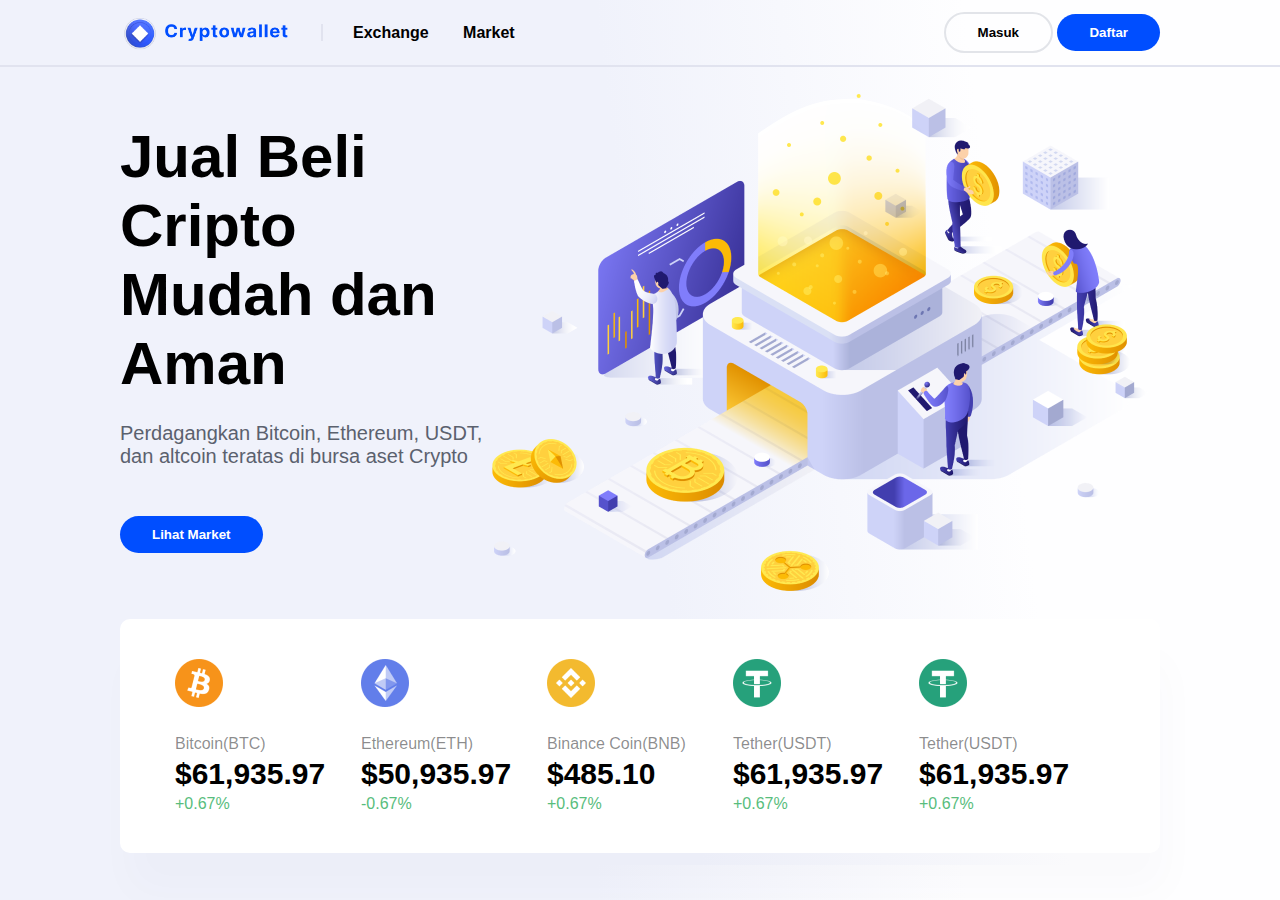
<file: index.html>
<!DOCTYPE html>
<html lang="en">
  <head>
    <meta charset="UTF-8" />
    <meta http-equiv="X-UA-Compatible" content="IE=edge" />
    <meta name="viewport" content="width=W, initial-scale=1.0" />
    <link rel="stylesheet" href="style.css" />
    <link rel="icon" href="assets/icon.svg" />
    <title>Wallet Crypto</title>
  </head>
  <body>
    <!-- Header -->
    <div class="header">
      <div class="header-menu">
        <img src="assets/logo.png" alt="logo" class="logo" />
        <img src="assets/logo-text.png" alt="logo-text" class="logo-text" />
        <ul>
          <li class="nav-list"><a href="#">Exchange</a></li>
          <li class="nav-list"><a href="#">Market</a></li>
        </ul>
      </div>
      <div class="header-action">
        <button class="btn btn-secondary">Masuk</button>
        <button class="btn btn-primary" id="btnRegister">Daftar</button>
      </div>
    </div>
    <!-- End Header -->

    <!-- Hero -->
    <div class="hero">
      <div class="hero-text">
        <h1>Jual Beli Cripto Mudah dan Aman</h1>
        <p>Perdagangkan Bitcoin, Ethereum, USDT, dan altcoin teratas di bursa aset Crypto</p>
        <button class="btn btn-primary">Lihat Market</button>
      </div>
      <div>
        <img src="assets/hero.png" alt="hero" />
      </div>
    </div>
    <!-- End Hero -->

    <!-- Info -->
    <div class="info">
      <div class="info-card">
        <div class="info-list">
          <img src="assets/icon1.png" alt="icon1" />
          <div class="text-header">Bitcoin(BTC)</div>
          <h4>$61,935.97</h4>
          <div class="text-desc">+0.67%</div>
        </div>
        <div class="info-list">
          <img src="assets/icon2.png" alt="icon2" />
          <div class="text-header">Ethereum(ETH)</div>
          <h4>$50,935.97</h4>
          <div class="text-desc">-0.67%</div>
        </div>
        <div class="info-list">
          <img src="assets/icon3.png" alt="icon3" />
          <div class="text-header">Binance Coin(BNB)</div>
          <h4>$485.10</h4>
          <div class="text-desc">+0.67%</div>
        </div>
        <div class="info-list">
          <img src="assets/icon4.png" alt="icon4" />
          <div class="text-header">Tether(USDT)</div>
          <h4>$61,935.97</h4>
          <div class="text-desc">+0.67%</div>
        </div>
        <div class="info-list">
          <img src="assets/icon4.png" alt="icon4" />
          <div class="text-header">Tether(USDT)</div>
          <h4>$61,935.97</h4>
          <div class="text-desc">+0.67%</div>
        </div>
      </div>
    </div>
    <!-- End Info -->

    <!-- Modal -->
    <div class="modal" id="modalRegister">
      <div class="modal-content">
        <div class="modal-close">
          <span class="icon-close">&times;</span>
        </div>
        <h4>Daftar ke Cryptowallet</h4>
        <div class="modal-desc">Sudah punya akun? <a href="#">Masuk Disini</a></div>
        <form action="">
          <div class="form-input">
            <label>Email</label>
            <input type="email" placeholder="Masukkan email" />
          </div>
          <div class="form-input">
            <label>Kata Sandi</label>
            <input type="password" placeholder="Masukkan password" />
          </div>
          <div class="form-input">
            <label>Konfirmasi Kata Sandi</label>
            <input type="email" placeholder="Masukkan password" />
          </div>
          <button class="btn btn-primary btn-block">Daftar</button>
        </form>
        <div class="modal-footer">Dengan klik mendaftar, saya menyetujui <a href="#">Syarat dan Ketentuan</a> serta <a href="#">Kebijakan Privasi</a> Cryptowallet</div>
      </div>
    </div>
    <!-- End  Modal -->
    <script>
      var btnRegister = document.getElementById("btnRegister");
      var modalRegister = document.getElementById("modalRegister");

      var btnCloseModal = document.getElementsByClassName("icon-close")[0];

      btnRegister.onclick = function () {
        modalRegister.style.display = "flex";
      };

      btnCloseModal.onclick = function () {
        modalRegister.style.display = "none";
      };

      window.onclick = function () {
        if (event.target == modalRegister) {
          modalRegister.style.display = "none";
        }
      };
    </script>
  </body>
</html>
</file>
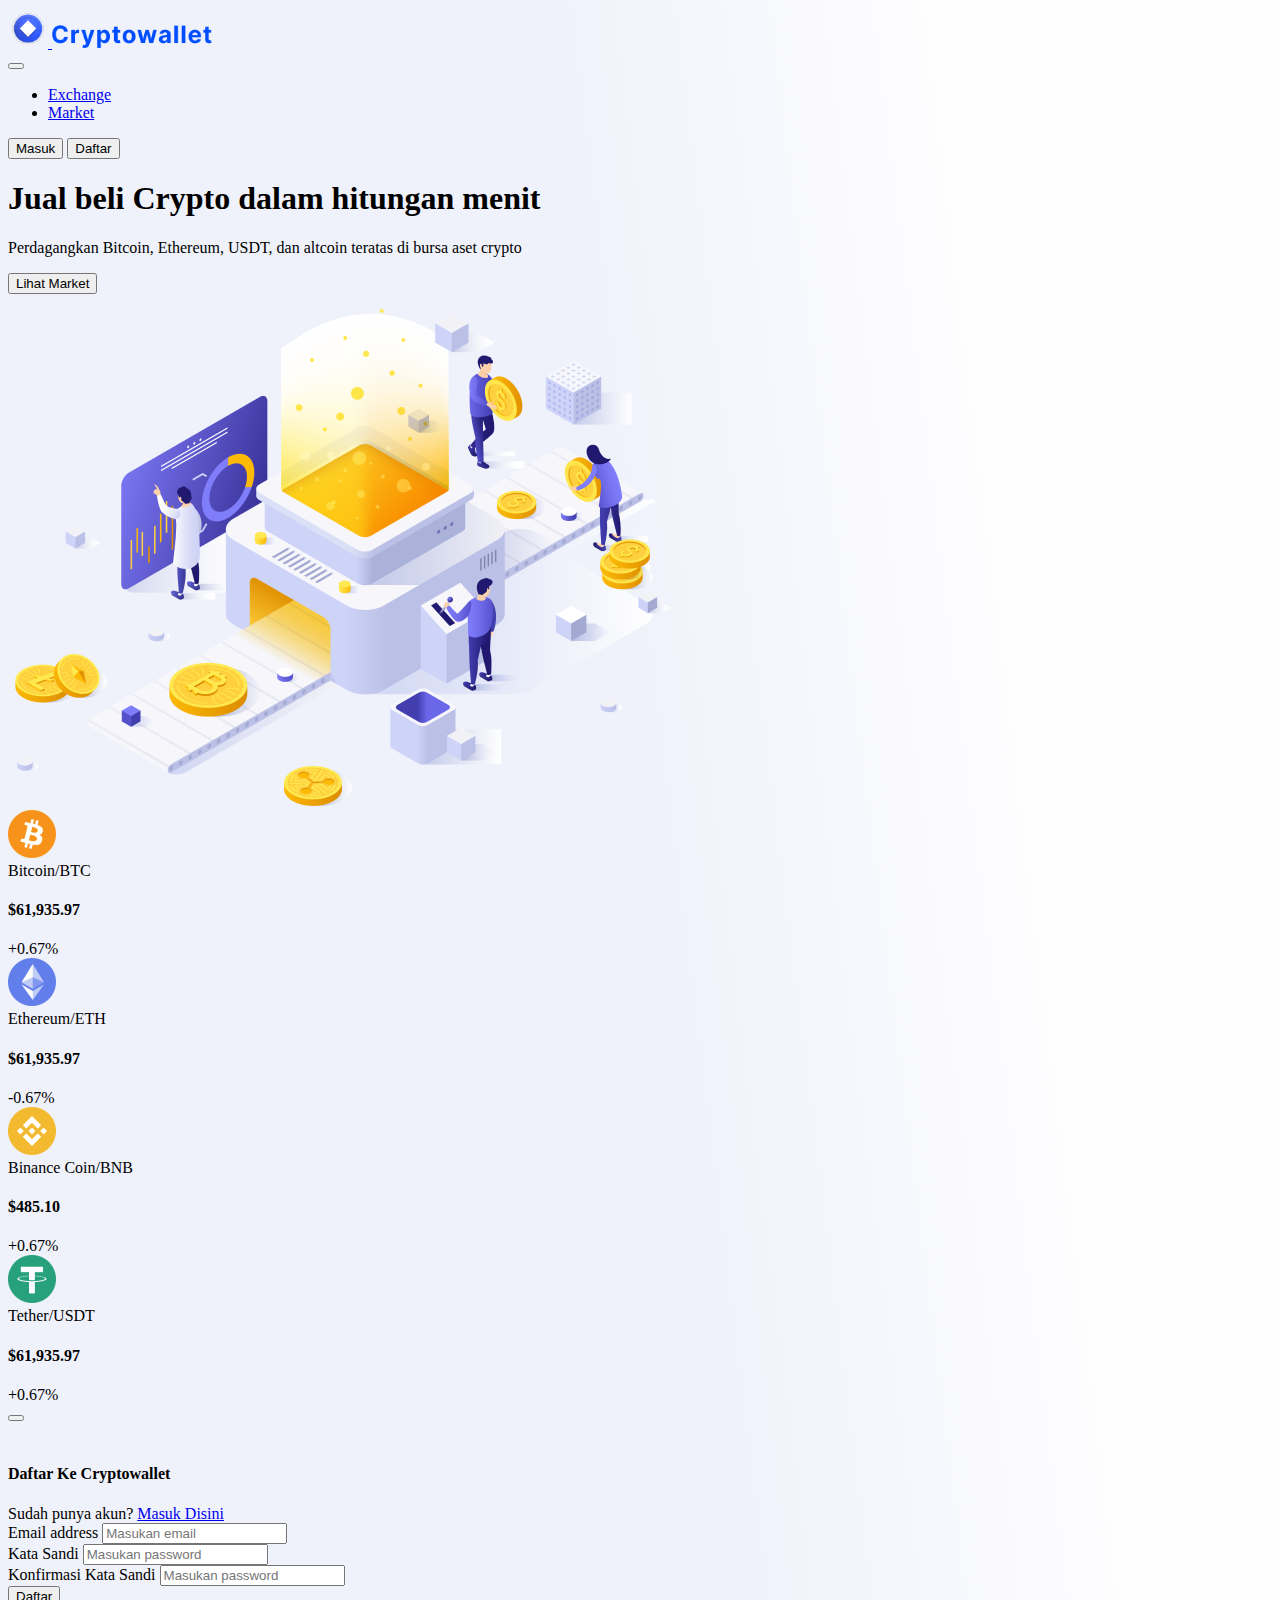
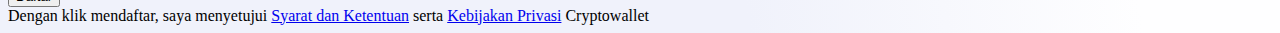
<file: bootstrap.html>
<!DOCTYPE html>
<html lang="en">
  <head>
    <meta charset="utf-8" />
    <meta name="viewport" content="width=device-width, initial-scale=1" />
    <title>Cryptowallet</title>
    <link href="https://cdn.jsdelivr.net/npm/bootstrap@5.3.0-alpha1/dist/css/bootstrap.min.css" rel="stylesheet" integrity="sha384-GLhlTQ8iRABdZLl6O3oVMWSktQOp6b7In1Zl3/Jr59b6EGGoI1aFkw7cmDA6j6gD" crossorigin="anonymous" />
    <style>
      body {
        background-image: linear-gradient(82.94deg, #f0f2fb 50.57%, #fefeff 77.18%);
      }
    </style>
  </head>
  <body>
    <!-- Navbar -->
    <div class="container">
      <nav class="navbar navbar-expand-lg">
        <div class="container-fluid">
          <a class="navbar-brand" href="#">
            <img src="/assets/logo.png" alt="logo" width="40px" />
            <img src="/assets/logo-text.png" alt="logo-text" width="160px" />
          </a>
          <div class="vr mx-2 d-none d-lg-inline"></div>
          <button class="navbar-toggler" type="button" data-bs-toggle="collapse" data-bs-target="#navbarSupportedContent" aria-controls="navbarSupportedContent" aria-expanded="false" aria-label="Toggle navigation">
            <span class="navbar-toggler-icon"></span>
          </button>
          <div class="collapse navbar-collapse" id="navbarSupportedContent">
            <ul class="navbar-nav me-auto mb-2 mb-lg-0">
              <li class="nav-item">
                <a class="nav-link fw-bold text-dark" aria-current="page" href="#">Exchange</a>
              </li>
              <li class="nav-item">
                <a class="nav-link fw-bold text-dark" href="#">Market</a>
              </li>
            </ul>
            <div class="d-grid d-md-flex gap-2">
              <button class="btn btn-outline-primary rounded-pill px-4" type="button">Masuk</button>
              <button class="btn btn-primary rounded-pill px-4" type="button" data-bs-toggle="modal" data-bs-target="#modalRegister">Daftar</button>
            </div>
          </div>
        </div>
      </nav>
    </div>
    <div class="container-fluid border-top border-2"></div>
    <!-- End Navbar -->

    <!-- Hero -->
    <div class="container my-3">
      <div class="row align-items-center">
        <div class="col text-center text-md-start">
          <h1 class="fw-bold">Jual beli Crypto dalam hitungan menit</h1>
          <p class="text-secondary">Perdagangkan Bitcoin, Ethereum, USDT, dan altcoin teratas di bursa aset crypto</p>
          <button class="btn btn-primary rounded-pill px-4">Lihat Market</button>
        </div>
        <div class="col d-none d-md-inline">
          <img src="/assets/hero.png" alt="hero" class="img-fluid" />
        </div>
      </div>
    </div>
    <!-- End Hero -->

    <!-- Info -->
    <div class="container my-3">
      <div class="card p-4 border-0 shadow-sm">
        <div class="row">
          <div class="col-md-3 text-center text-md-start my-3 my-md-0">
            <img src="/assets/icon1.png" alt="icon1" />
            <div class="text-secondary">Bitcoin/BTC</div>
            <h4 class="fw-bold">$61,935.97</h4>
            <div class="text-success">+0.67%</div>
          </div>
          <div class="col-md-3 text-center text-md-start my-3 my-md-0">
            <img src="/assets/icon2.png" alt="icon2" />
            <div class="text-secondary">Ethereum/ETH</div>
            <h4 class="fw-bold">$61,935.97</h4>
            <div class="text-danger">-0.67%</div>
          </div>
          <div class="col-md-3 text-center text-md-start my-3 my-md-0">
            <img src="/assets/icon3.png" alt="icon3" />
            <div class="text-secondary">Binance Coin/BNB</div>
            <h4 class="fw-bold">$485.10</h4>
            <div class="text-success">+0.67%</div>
          </div>
          <div class="col-md-3 text-center text-md-start my-3 my-md-0">
            <img src="/assets/icon4.png" alt="icon4" />
            <div class="text-secondary">Tether/USDT</div>
            <h4 class="fw-bold">$61,935.97</h4>
            <div class="text-success">+0.67%</div>
          </div>
        </div>
      </div>
    </div>
    <!-- End Info -->

    <!-- Modal -->
    <div class="modal fade" id="modalRegister" tabindex="-1" aria-labelledby="modalRegisterLabel" aria-hidden="true">
      <div class="modal-dialog modal-dialog-centered">
        <div class="modal-content">
          <div class="modal-body">
            <div class="border border-2 rounded-circle float-end d-flex align-items-center justify-content-center" style="width: 40px; height: 40px">
              <button type="button" class="btn-close" data-bs-dismiss="modal" aria-label="Close"></button>
            </div>
            <h4 class="fw-bold">Daftar Ke Cryptowallet</h4>
            <div class="text-secondary">Sudah punya akun? <a href="#" class="text-decoration-none">Masuk Disini</a></div>
            <form class="my-3">
              <div class="mb-3">
                <label for="exampleInputEmail1" class="form-label fw-bold">Email address</label>
                <input type="email" class="form-control" id="exampleInputEmail1" aria-describedby="emailHelp" placeholder="Masukan email" />
              </div>
              <div class="mb-3">
                <label for="exampleInputPassword1" class="form-label fw-bold">Kata Sandi</label>
                <input type="password" class="form-control" id="exampleInputPassword1" placeholder="Masukan password" />
              </div>
              <div class="mb-3">
                <label for="exampleInputPassword1" class="form-label fw-bold">Konfirmasi Kata Sandi</label>
                <input type="password" class="form-control" id="exampleInputPassword1" placeholder="Masukan password" />
              </div>
              <div class="d-grid">
                <button type="submit" class="btn btn-primary rounded-pill px-4">Daftar</button>
              </div>
            </form>
            <div class="text-secondary text-center">
              Dengan klik mendaftar, saya menyetujui <a href="#" class="text-decoration-none">Syarat dan Ketentuan</a> serta <a href="#" class="text-decoration-none">Kebijakan Privasi</a> Cryptowallet
            </div>
          </div>
        </div>
      </div>
    </div>
    <!-- End Modal -->
    <script src="https://cdn.jsdelivr.net/npm/bootstrap@5.3.0-alpha1/dist/js/bootstrap.bundle.min.js" integrity="sha384-w76AqPfDkMBDXo30jS1Sgez6pr3x5MlQ1ZAGC+nuZB+EYdgRZgiwxhTBTkF7CXvN" crossorigin="anonymous"></script>
  </body>
</html>
</file>
<file: style.css>
* {
  margin: 0;
  padding: 0;
  font-family: Arial, Helvetica, sans-serif;
  box-sizing: border-box;
}

body {
  background-image: linear-gradient(82.94deg, #f0f2fb 50.57%, #fefeff 77.18%);
}

a {
  text-decoration: none;
}

.header {
  display: flex;
  justify-content: space-between;
  align-items: center;
  padding: 12px 120px;
  border-bottom: 2px solid #e1e3ef;
}

.header-menu {
  display: flex;
  align-items: center;
}

.header-menu .logo {
  width: 40px;
}

.header-menu .logo-text {
  width: 163px;
  padding-right: 33px;
  padding-left: 5px;
  border-right: 2px solid #e1e3ef;
}

.nav-list {
  display: inline;
  margin-left: 30px;
}

.nav-list a {
  font-weight: bold;
  text-decoration: none;
  color: black;
}

.btn {
  padding: 11px 32px;
  border-radius: 30px;
  font-weight: bold;
  cursor: pointer;
}

.btn-primary {
  background-color: #004eff;
  border: none;
  color: white;
}

.btn-secondary {
  background-color: transparent;
  border: 2px solid #e2e4e9;
  color: black;
}

.hero {
  display: flex;
  align-items: center;
  justify-content: space-between;
  padding: 12px 120px;
}

.hero-text h1 {
  font-size: 60px;
}

.hero-text p {
  font-size: 20px;
  color: #5b616e;
  margin: 24px 0 48px;
}

.info {
  padding: 12px 120px;
}

.info-card {
  background-color: white;
  border-radius: 10px;
  padding: 40px 55px;
  display: flex;
  box-shadow: 8px 40px 40px rgba(63, 70, 77, 0.02);
}

.info-list {
  flex: 1;
}

.info-list img {
  margin-bottom: 24px;
}

.info-list .text-header {
  color: rgba(10, 11, 13, 0.48);
}

.info-list h4 {
  font-size: 30px;
  margin: 4px 0;
}

.info-list .text-desc {
  color: #58bd7d;
}

.modal {
  width: 100%;
  height: 100%;
  background-color: rgba(0, 0, 0, 0.4);
  position: fixed;
  top: 0;
  display: none;
}

.modal-content {
  background-color: #fefeff;
  padding: 20px;
  width: 30%;
  margin: auto;
  border-radius: 15px;
  border: 2px solid #e2e4e9;
}

.modal-close {
  width: 40px;
  height: 40px;
  border: 2px solid #e2e4e9;
  border-radius: 20px;
  display: flex;
  align-items: center;
  justify-content: center;
  float: right;
}

.icon-close {
  font-size: 28px;
  font-weight: bold;
  cursor: pointer;
  color: #23262f;
}

.modal-content h4 {
  font-size: 24px;
}

.modal-desc {
  margin: 10px 0 15px;
  color: #5b616e;
  font-size: 14px;
}

.modal-content form {
  margin: 10px 0;
}

.form-input {
  margin: 10px 0;
}

.form-input label {
  display: block;
  margin-bottom: 5px;
  font-size: 12px;
  font-weight: bold;
}

.form-input input {
  width: 100%;
  padding: 12px 16px;
  border-radius: 12px;
  border: 2px solid #e2e4e9;
}

.btn-block {
  width: 100%;
}

.modal-footer {
  margin-top: 10px;
  font-size: 14px;
  text-align: center;
  color: #5b616e;
}

@media (max-width: 576px) {
  .header,
  .hero,
  .info {
    padding: 12px 30px;
  }
  .header-menu,
  .logo-text {
    display: none;
  }

  .nav-list {
    margin-left: 10px;
    font-size: 12px;
  }

  .btn {
    padding: 8px 22px;
    font-size: 22px;
  }
  .btn-secondary {
    display: none;
  }

  .hero-image {
    display: none;
  }
  .hero-text {
    text-align: center;
  }
  .hero-text h1 {
    font-size: 30px;
    margin-top: 10px;
  }
  .hero-text p {
    font-size: 13px;
    margin: 20px 0;
  }

  .info-card {
    padding: 20px;
    flex-direction: column;
    align-items: center;
    text-align: center;
  }

  .info-list {
    margin: 10px 0;
  }

  .info-list img {
    margin-bottom: 5px;
  }

  .info-list h4 {
    font-size: 20px;
  }

  .info-list .text-header,
  .text-desc {
    font-size: 13px;
  }

  .modal-content {
    width: 80%;
  }
}
</file>
